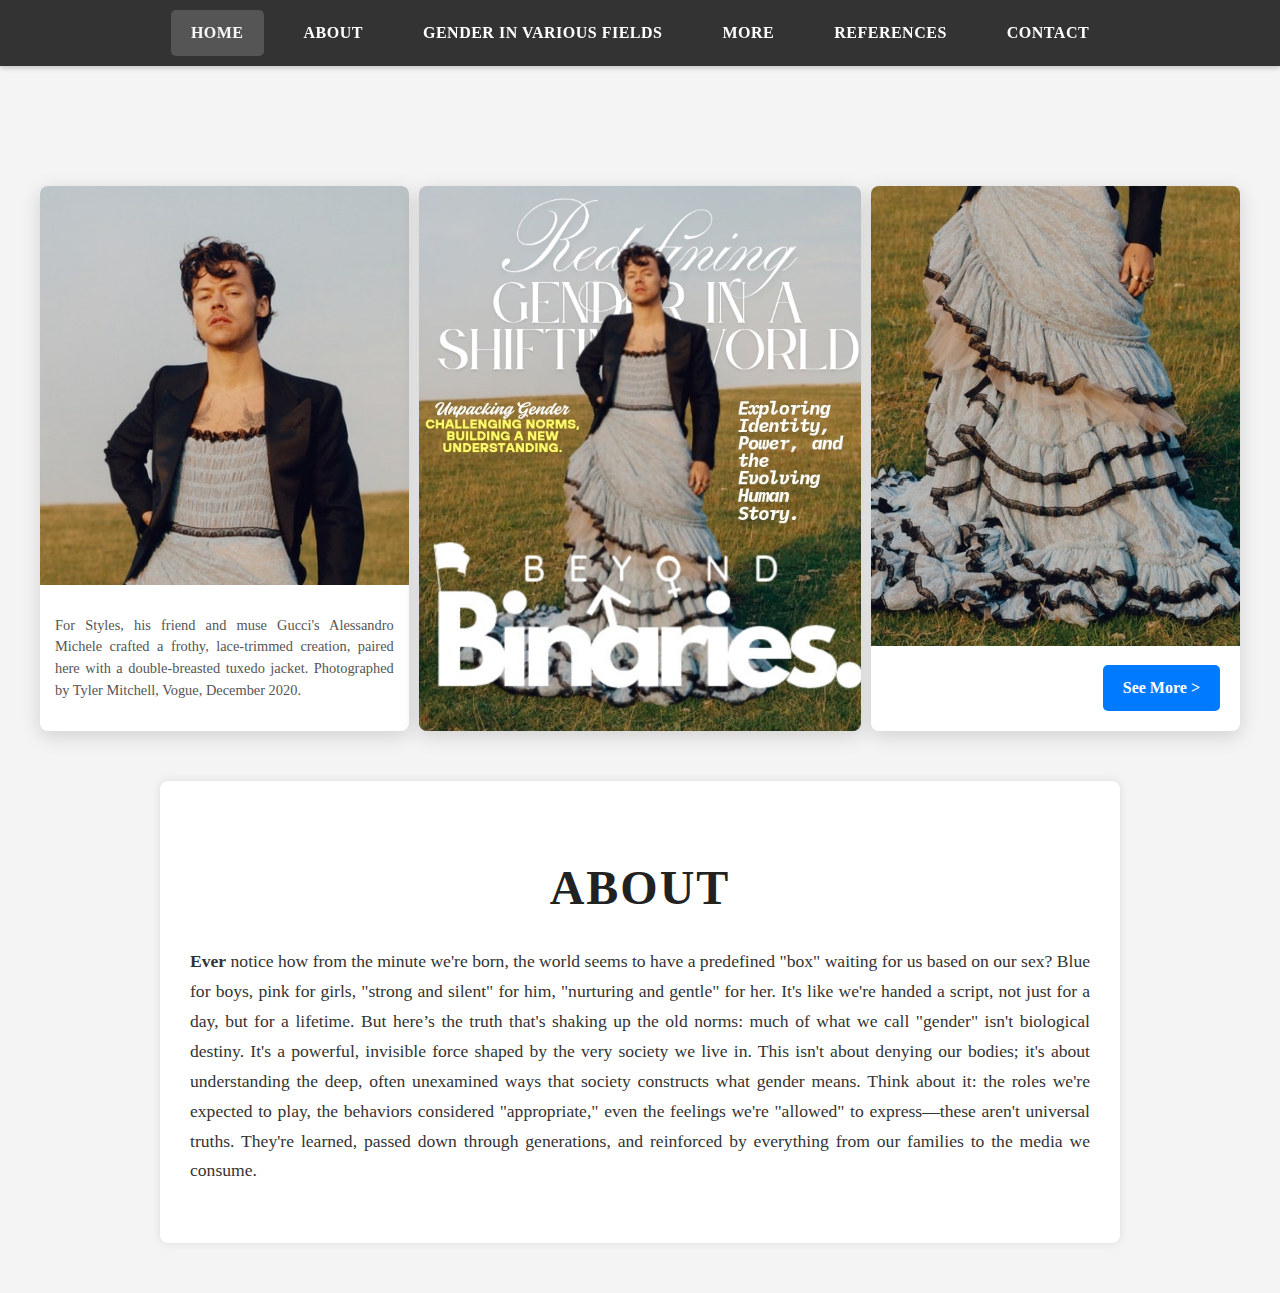
<file: index.html>
<!DOCTYPE html>
<html lang="en">
<head>
    <meta charset="UTF-8">
    <meta name="viewport" content="width=device-width, initial-scale=1.0">
    <title>BEYOND Binaries.</title>
    <link rel="stylesheet" href="styles.css">
</head>
<body class="cover-page">
    <nav>
        <a href="index.html" class="active">Home</a>
        <a href="navbar/about.html">About</a>
        <a href="navbar/gender-in-various-fields.html">Gender in Various Fields</a>
        <a href="navbar/more.html">More</a>
        <a href="navbar/references.html">References</a>
        <a href="navbar/contact.html">Contact</a>
    </nav>

    <header class="magazine-cover-header">
        <div class="magazine-title-container">
            
        </div>
        <div class="magazine-cover-content">
            <div class="cover-image-left">
                <img src="images/harry_styles.jpg" alt="Harry Styles in a dress and tuxedo jacket.">
                <p>For Styles, his friend and muse Gucci&#39;s Alessandro Michele crafted a frothy, lace-trimmed creation, paired here with a double-breasted tuxedo jacket. Photographed by Tyler Mitchell, Vogue, December 2020.</p>
            </div>
            <div class="cover-article-preview">
                <img src="images/redefining_gender_preview.jpg" alt="Magazine preview image with 'Redefining Gender in a Shifting World' text">
                <div class="cover-text-overlay">
                   
                </div>
            </div>
            <div class="cover-image-right">
                <img src="images/ruffle_dress_detail.jpg" alt="Detail of a ruffled dress.">
                <a href="contents/content1.html" class="see-more-btn">See More ></a>
            </div>
        </div>
    </header>

    <main class="cover-intro-section">
        <h2 class="section-title">ABOUT</h2>
        <p><strong>Ever</strong> notice how from the minute we're born, the world seems to have a predefined "box" waiting for us based on our sex? Blue for boys, pink for girls, "strong and silent" for him, "nurturing and gentle" for her. It's like we're handed a script, not just for a day, but for a lifetime. But here’s the truth that's shaking up the old norms: much of what we call "gender" isn't biological destiny. It's a powerful, invisible force shaped by the very society we live in. This isn't about denying our bodies; it's about understanding the deep, often unexamined ways that society constructs what gender means. Think about it: the roles we're expected to play, the behaviors considered "appropriate," even the feelings we're "allowed" to express—these aren't universal truths. They're learned, passed down through generations, and reinforced by everything from our families to the media we consume. </p>
    </main>
</body>
</html>
</file>
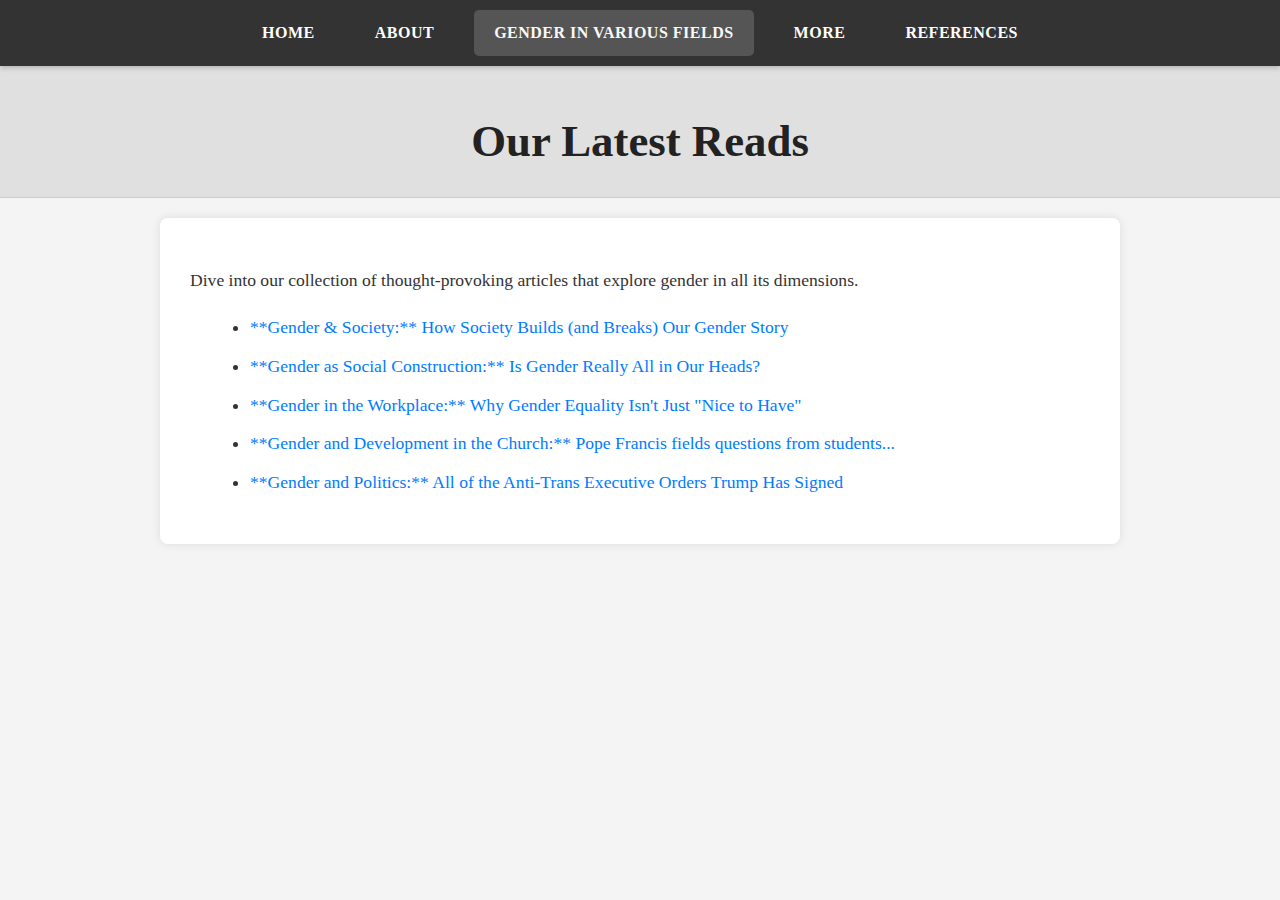
<file: contents.html>
<!DOCTYPE html>
<html lang="en">
<head>
    <meta charset="UTF-8">
    <meta name="viewport" content="width=device-width, initial-scale=1.0">
    <title>Contents - BEYOND Binaries.</title>
    <link rel="stylesheet" href="styles.css">
</head>
<body>
    <nav>
        <a href="index.html">Home</a>
        <a href="navbar/about.html">About</a>
        <a href="navbar/gender-in-various-fields.html" class="active">Gender in Various Fields</a>
        <a href="navbar/more.html">More</a>
        <a href="navbar/references.html">References</a>
    </nav>
    <header class="page-header">
        <h1>Our Latest Reads</h1>
    </header>
    <main class="page-content">
        <p>Dive into our collection of thought-provoking articles that explore gender in all its dimensions.</p>
        <ul class="content-list">
            <li><a href="contents/content_1.html">**Gender & Society:** How Society Builds (and Breaks) Our Gender Story</a></li>
            <li><a href="contents/content_2.html">**Gender as Social Construction:** Is Gender Really All in Our Heads?</a></li>
            <li><a href="contents/content_3.html">**Gender in the Workplace:** Why Gender Equality Isn't Just "Nice to Have"</a></li>
            <li><a href="contents/content_4.html">**Gender and Development in the Church:** Pope Francis fields questions from students...</a></li>
            <li><a href="contents/content_5.html">**Gender and Politics:** All of the Anti-Trans Executive Orders Trump Has Signed</a></li>
        </ul>
    </main>
</body>
</html>
</file>
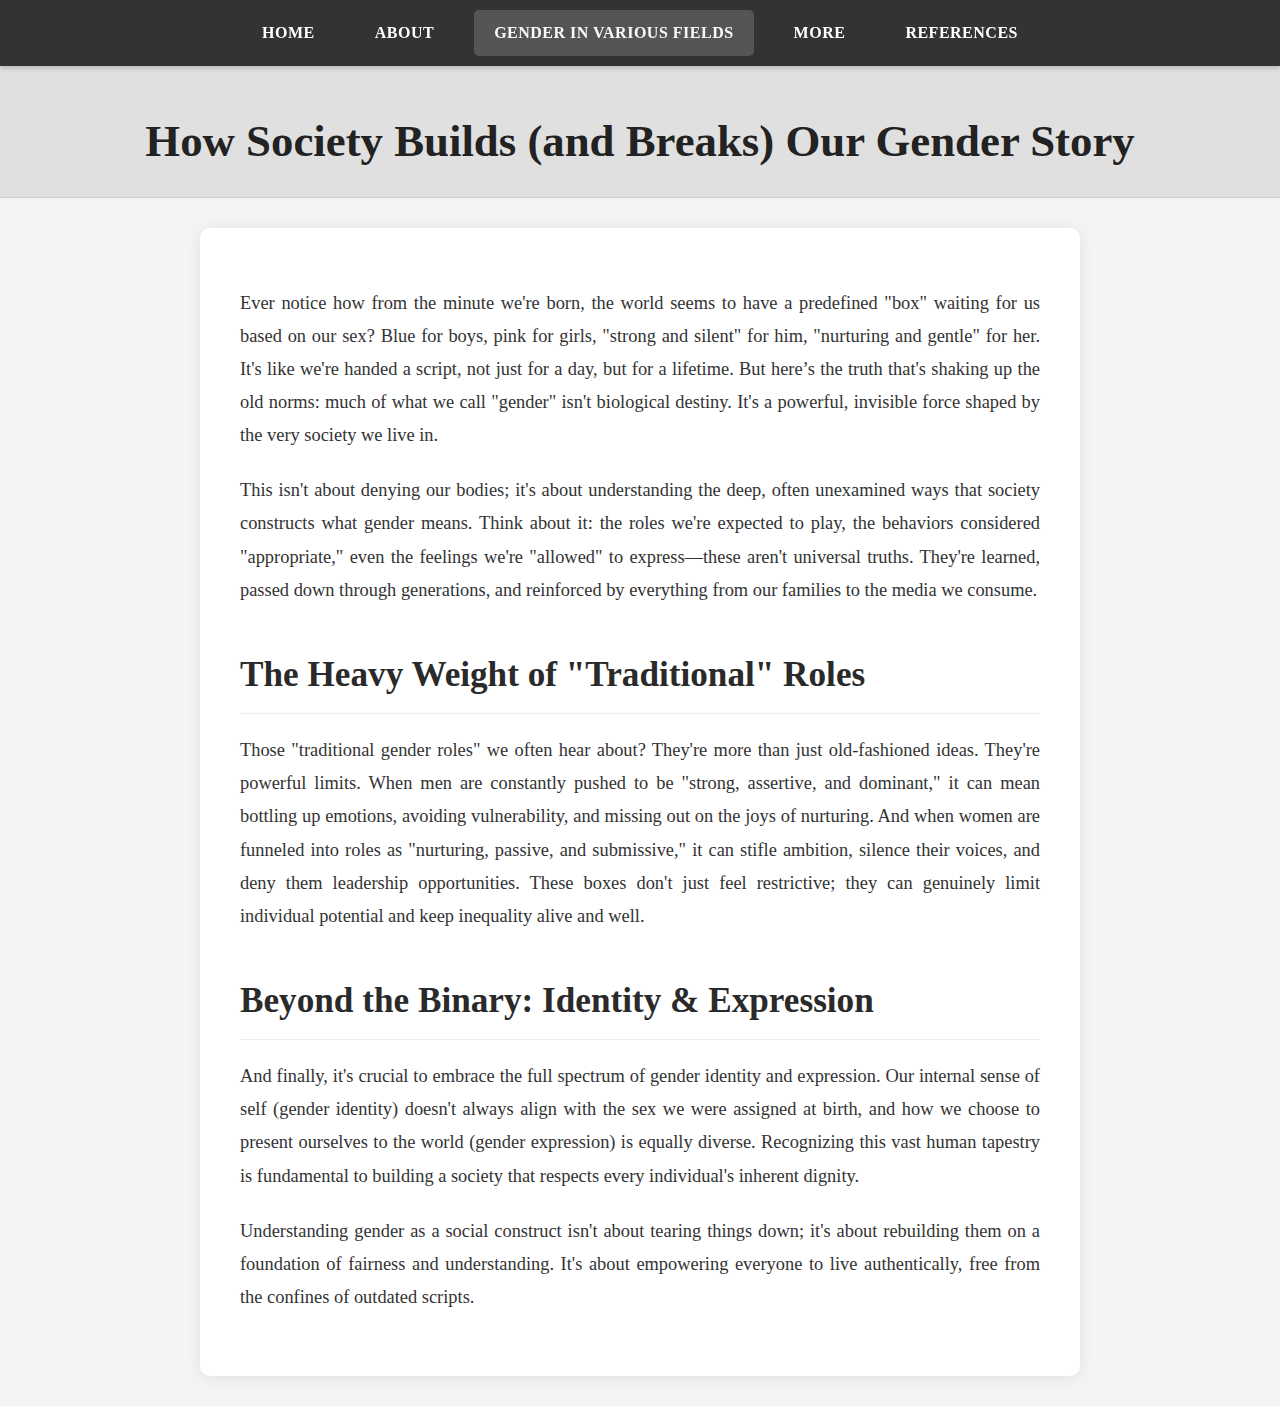
<file: contents/content_1.html>
<!DOCTYPE html>
<html lang="en">
<head>
    <meta charset="UTF-8">
    <meta name="viewport" content="width=device-width, initial-scale=1.0">
    <title>Gender & Society - BEYOND Binaries.</title>
    <link rel="stylesheet" href="../styles.css">
</head>
<body>
    <nav>
        <a href="../index.html">Home</a>
        <a href="../navbar/about.html">About</a>
        <a href="../navbar/gender-in-various-fields.html" class="active">Gender in Various Fields</a>
        <a href="../navbar/more.html">More</a>
        <a href="../navbar/references.html">References</a>
    </nav>
    <header class="page-header">
        <h1>How Society Builds (and Breaks) Our Gender Story</h1>
    </header>
    <main class="article-content">
        <p>Ever notice how from the minute we're born, the world seems to have a predefined "box" waiting for us based on our sex? Blue for boys, pink for girls, "strong and silent" for him, "nurturing and gentle" for her. It's like we're handed a script, not just for a day, but for a lifetime. But here’s the truth that's shaking up the old norms: much of what we call "gender" isn't biological destiny. It's a powerful, invisible force shaped by the very society we live in.</p>

        <p>This isn't about denying our bodies; it's about understanding the deep, often unexamined ways that society constructs what gender means. Think about it: the roles we're expected to play, the behaviors considered "appropriate," even the feelings we're "allowed" to express—these aren't universal truths. They're learned, passed down through generations, and reinforced by everything from our families to the media we consume.</p>

        <h2>The Heavy Weight of "Traditional" Roles</h2>
        <p>Those "traditional gender roles" we often hear about? They're more than just old-fashioned ideas. They're powerful limits. When men are constantly pushed to be "strong, assertive, and dominant," it can mean bottling up emotions, avoiding vulnerability, and missing out on the joys of nurturing. And when women are funneled into roles as "nurturing, passive, and submissive," it can stifle ambition, silence their voices, and deny them leadership opportunities. These boxes don't just feel restrictive; they can genuinely limit individual potential and keep inequality alive and well.</p>

        <h2>Beyond the Binary: Identity & Expression</h2>
        <p>And finally, it's crucial to embrace the full spectrum of gender identity and expression. Our internal sense of self (gender identity) doesn't always align with the sex we were assigned at birth, and how we choose to present ourselves to the world (gender expression) is equally diverse. Recognizing this vast human tapestry is fundamental to building a society that respects every individual's inherent dignity.</p>

        <p>Understanding gender as a social construct isn't about tearing things down; it's about rebuilding them on a foundation of fairness and understanding. It's about empowering everyone to live authentically, free from the confines of outdated scripts.</p>
    </main>
</body>
</html>
</file>
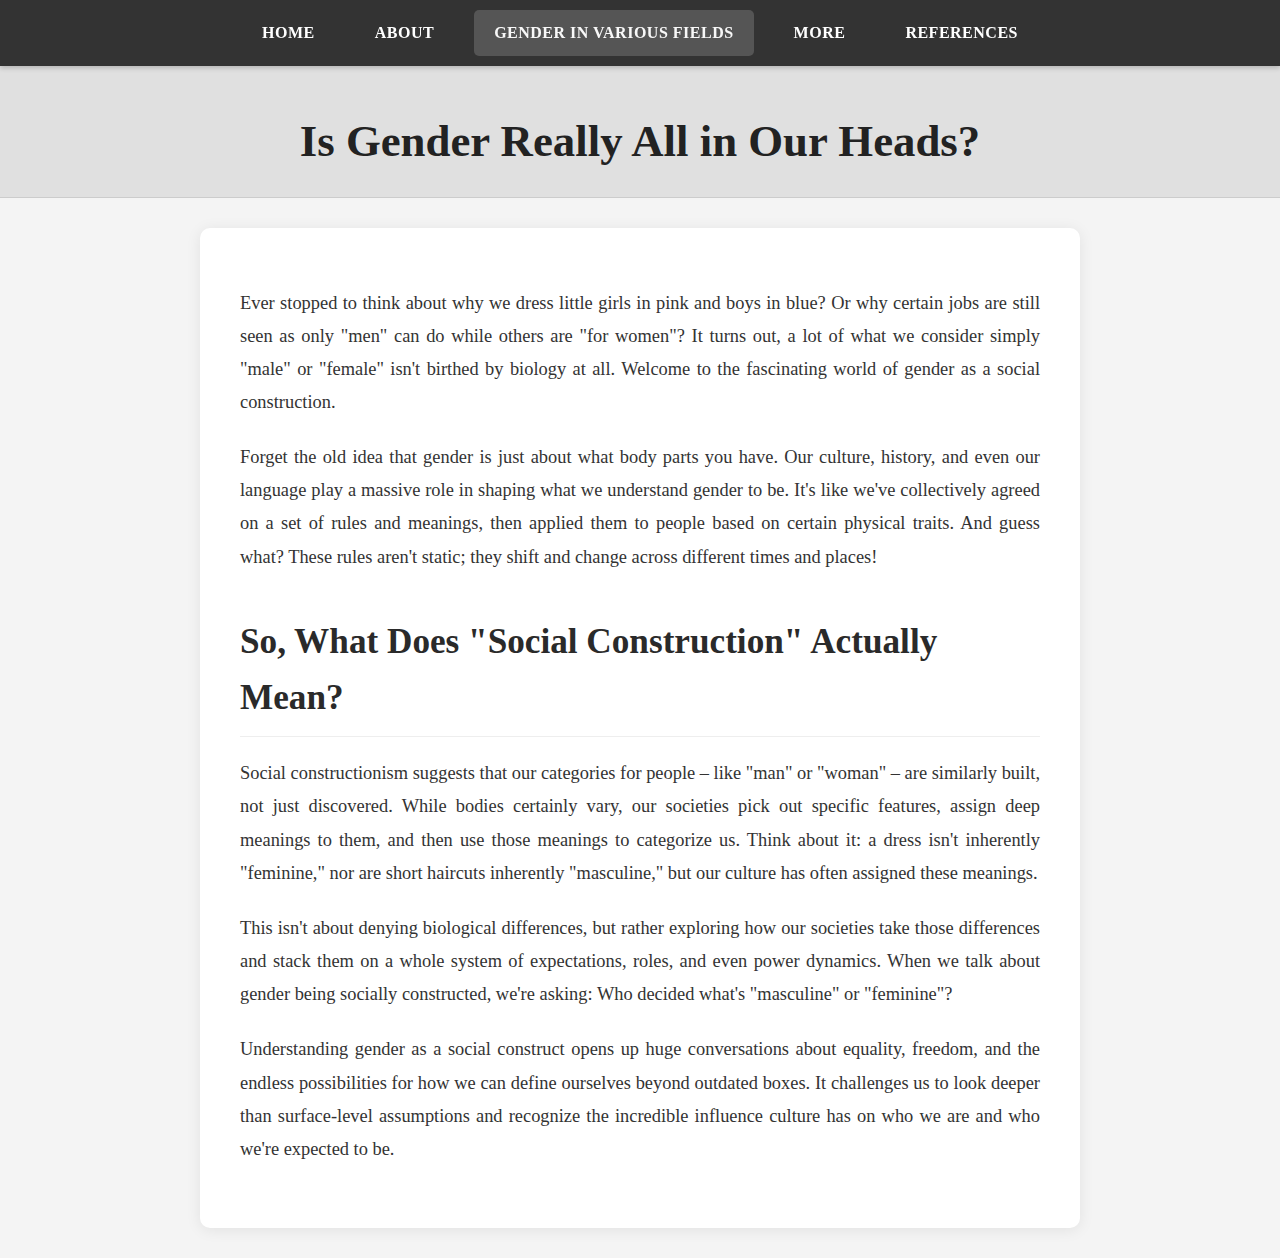
<file: contents/content_2.html>
<!DOCTYPE html>
<html lang="en">
<head>
    <meta charset="UTF-8">
    <meta name="viewport" content="width=device-width, initial-scale=1.0">
    <title>Gender as Social Construction - BEYOND Binaries.</title>
    <link rel="stylesheet" href="../styles.css">
</head>
<body>
    <nav>
        <a href="../index.html">Home</a>
        <a href="../navbar/about.html">About</a>
        <a href="../navbar/gender-in-various-fields.html" class="active">Gender in Various Fields</a>
        <a href="../navbar/more.html">More</a>
        <a href="../navbar/references.html">References</a>
    </nav>
    <header class="page-header">
        <h1>Is Gender Really All in Our Heads?</h1>
    </header>
    <main class="article-content">
        <p>Ever stopped to think about why we dress little girls in pink and boys in blue? Or why certain jobs are still seen as only "men" can do while others are "for women"? It turns out, a lot of what we consider simply "male" or "female" isn't birthed by biology at all. Welcome to the fascinating world of gender as a social construction.</p>

        <p>Forget the old idea that gender is just about what body parts you have. Our culture, history, and even our language play a massive role in shaping what we understand gender to be. It's like we've collectively agreed on a set of rules and meanings, then applied them to people based on certain physical traits. And guess what? These rules aren't static; they shift and change across different times and places!</p>

        <h2>So, What Does "Social Construction" Actually Mean?</h2>
        <p>Social constructionism suggests that our categories for people – like "man" or "woman" – are similarly built, not just discovered. While bodies certainly vary, our societies pick out specific features, assign deep meanings to them, and then use those meanings to categorize us. Think about it: a dress isn't inherently "feminine," nor are short haircuts inherently "masculine," but our culture has often assigned these meanings.</p>

        <p>This isn't about denying biological differences, but rather exploring how our societies take those differences and stack them on a whole system of expectations, roles, and even power dynamics. When we talk about gender being socially constructed, we're asking: Who decided what's "masculine" or "feminine"?</p>

        <p>Understanding gender as a social construct opens up huge conversations about equality, freedom, and the endless possibilities for how we can define ourselves beyond outdated boxes. It challenges us to look deeper than surface-level assumptions and recognize the incredible influence culture has on who we are and who we're expected to be.</p>
    </main>
</body>
</html>
</file>
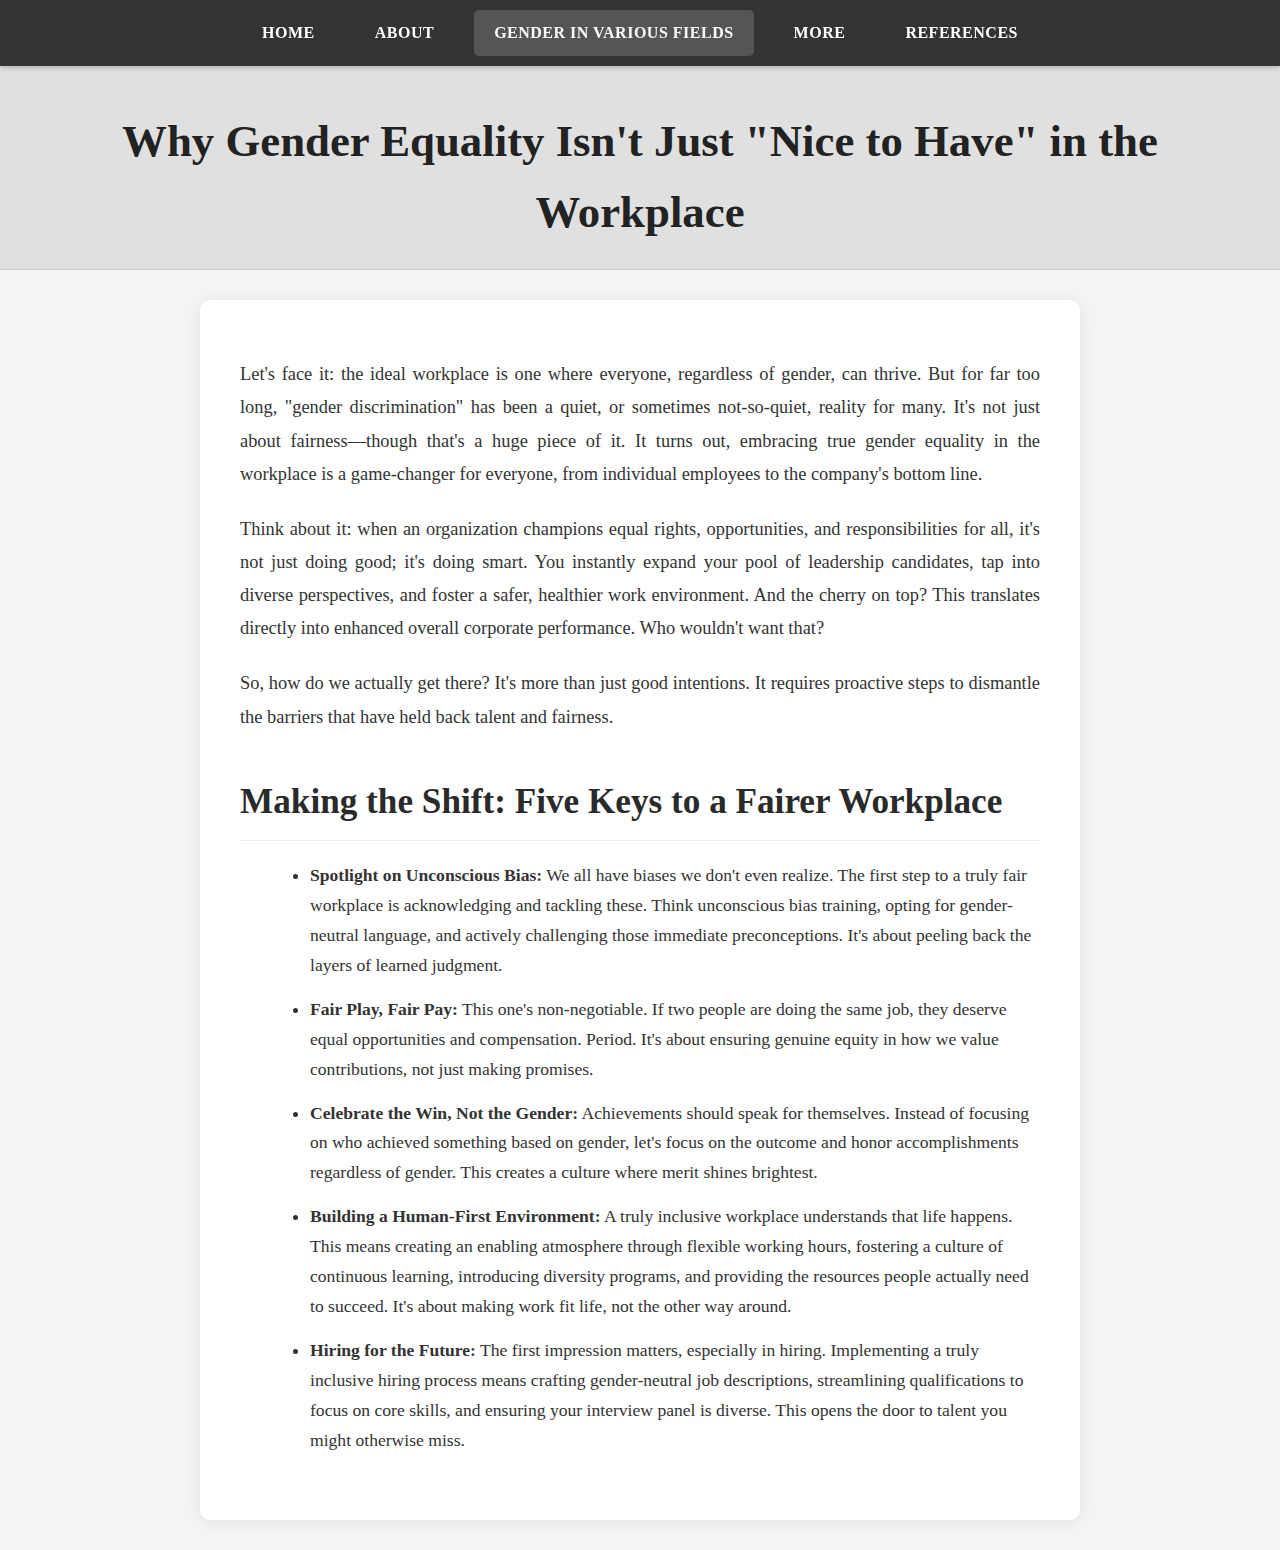
<file: contents/content_3.html>
<!DOCTYPE html>
<html lang="en">
<head>
    <meta charset="UTF-8">
    <meta name="viewport" content="width=device-width, initial-scale=1.0">
    <title>Gender in the Workplace - BEYOND Binaries.</title>
    <link rel="stylesheet" href="../styles.css">
</head>
<body>
    <nav>
        <a href="../index.html">Home</a>
        <a href="../navbar/about.html">About</a>
        <a href="../navbar/gender-in-various-fields.html" class="active">Gender in Various Fields</a>
        <a href="../navbar/more.html">More</a>
        <a href="../navbar/references.html">References</a>
    </nav>
    <header class="page-header">
        <h1>Why Gender Equality Isn't Just "Nice to Have" in the Workplace</h1>
    </header>
    <main class="article-content">
        <p>Let's face it: the ideal workplace is one where everyone, regardless of gender, can thrive. But for far too long, "gender discrimination" has been a quiet, or sometimes not-so-quiet, reality for many. It's not just about fairness—though that's a huge piece of it. It turns out, embracing true gender equality in the workplace is a game-changer for everyone, from individual employees to the company's bottom line.</p>

        <p>Think about it: when an organization champions equal rights, opportunities, and responsibilities for all, it's not just doing good; it's doing smart. You instantly expand your pool of leadership candidates, tap into diverse perspectives, and foster a safer, healthier work environment. And the cherry on top? This translates directly into enhanced overall corporate performance. Who wouldn't want that?</p>

        <p>So, how do we actually get there? It's more than just good intentions. It requires proactive steps to dismantle the barriers that have held back talent and fairness.</p>

        <h2>Making the Shift: Five Keys to a Fairer Workplace</h2>
        <ul>
            <li><strong>Spotlight on Unconscious Bias:</strong> We all have biases we don't even realize. The first step to a truly fair workplace is acknowledging and tackling these. Think unconscious bias training, opting for gender-neutral language, and actively challenging those immediate preconceptions. It's about peeling back the layers of learned judgment.</li>
            <li><strong>Fair Play, Fair Pay:</strong> This one's non-negotiable. If two people are doing the same job, they deserve equal opportunities and compensation. Period. It's about ensuring genuine equity in how we value contributions, not just making promises.</li>
            <li><strong>Celebrate the Win, Not the Gender:</strong> Achievements should speak for themselves. Instead of focusing on who achieved something based on gender, let's focus on the outcome and honor accomplishments regardless of gender. This creates a culture where merit shines brightest.</li>
            <li><strong>Building a Human-First Environment:</strong> A truly inclusive workplace understands that life happens. This means creating an enabling atmosphere through flexible working hours, fostering a culture of continuous learning, introducing diversity programs, and providing the resources people actually need to succeed. It's about making work fit life, not the other way around.</li>
            <li><strong>Hiring for the Future:</strong> The first impression matters, especially in hiring. Implementing a truly inclusive hiring process means crafting gender-neutral job descriptions, streamlining qualifications to focus on core skills, and ensuring your interview panel is diverse. This opens the door to talent you might otherwise miss.</li>
        </ul>
    </main>
</body>
</html>
</file>
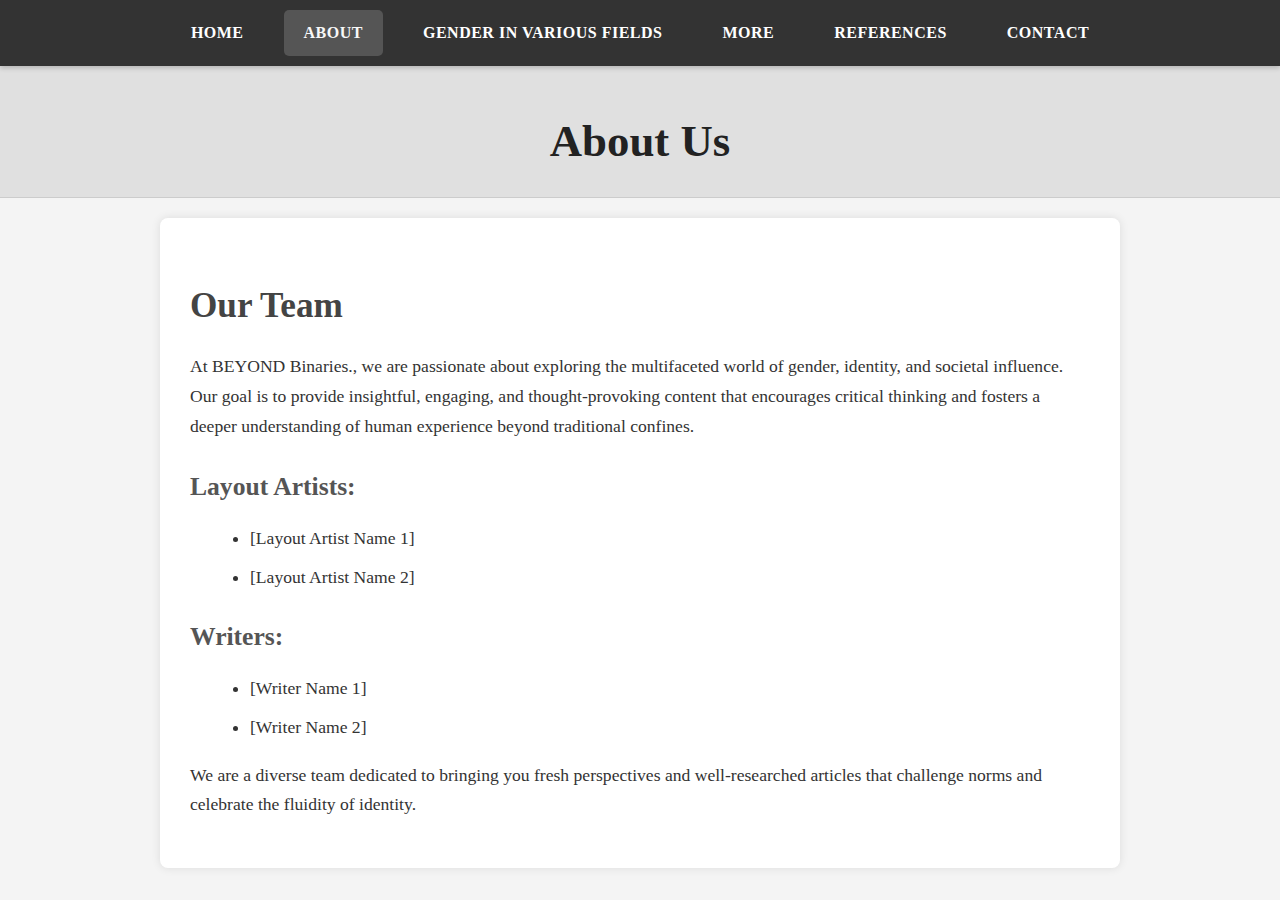
<file: navbar/about.html>
<!DOCTYPE html>
<html lang="en">
<head>
    <meta charset="UTF-8">
    <meta name="viewport" content="width=device-width, initial-scale=1.0">
    <title>About Us - BEYOND Binaries.</title>
    <link rel="stylesheet" href="../styles.css">
</head>
<body>
    <nav>
        <a href="../index.html">Home</a>
        <a href="about.html" class="active">About</a>
        <a href="gender-in-various-fields.html">Gender in Various Fields</a>
        <a href="more.html">More</a>
        <a href="references.html">References</a>
        <a href="contact.html">Contact</a>
    </nav>
    <header class="page-header">
        <h1>About Us</h1>
    </header>
    <main class="page-content">
        <h2>Our Team</h2>
        <p>At BEYOND Binaries., we are passionate about exploring the multifaceted world of gender, identity, and societal influence. Our goal is to provide insightful, engaging, and thought-provoking content that encourages critical thinking and fosters a deeper understanding of human experience beyond traditional confines.</p>
        
        <h3>Layout Artists:</h3>
        <ul>
            <li>[Layout Artist Name 1]</li>
            <li>[Layout Artist Name 2]</li>
            </ul>
        
        <h3>Writers:</h3>
        <ul>
            <li>[Writer Name 1]</li>
            <li>[Writer Name 2]</li>
            </ul>
        <p>We are a diverse team dedicated to bringing you fresh perspectives and well-researched articles that challenge norms and celebrate the fluidity of identity.</p>
    </main>
</body>
</html>
</file>
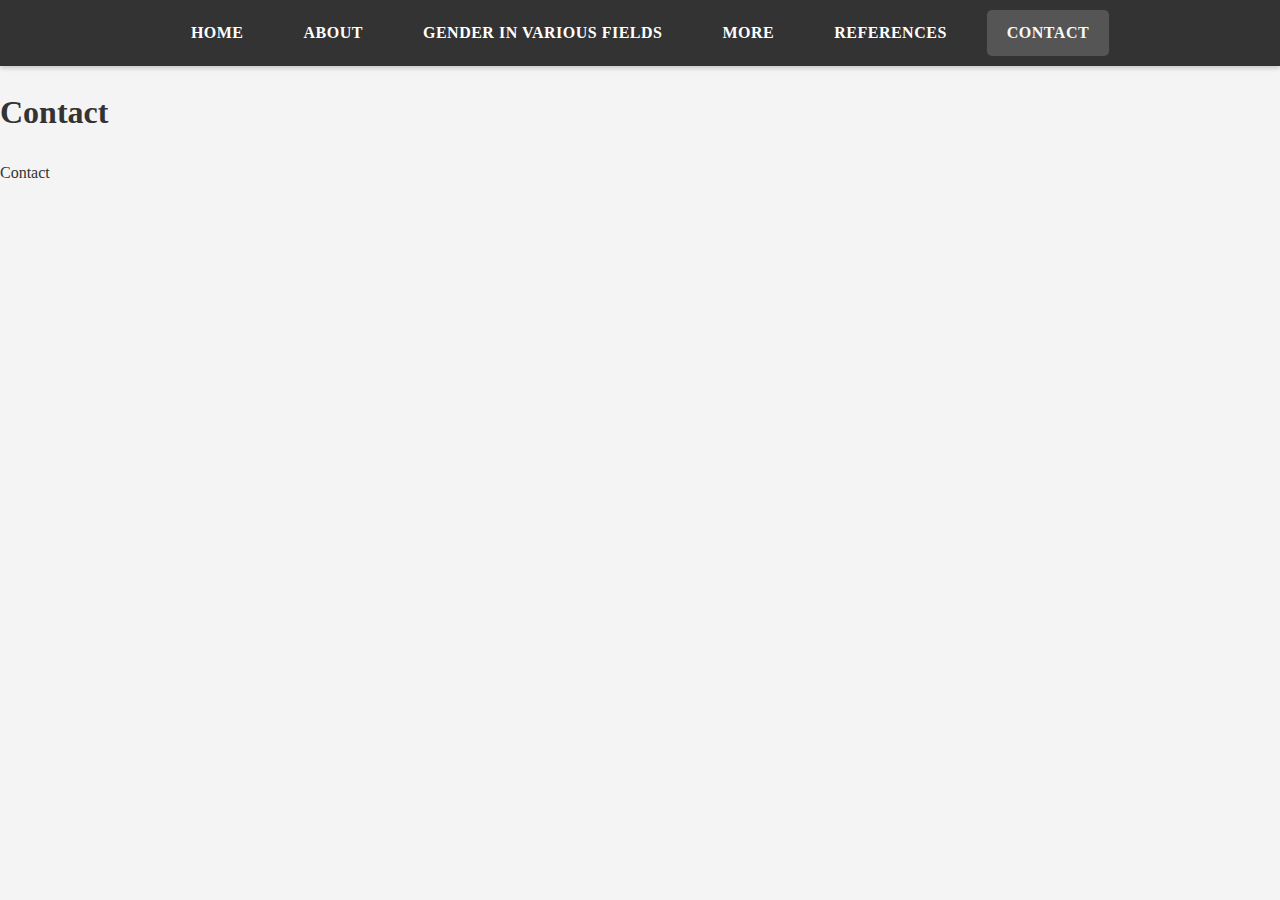
<file: navbar/contact.html>
<!DOCTYPE html>
<html lang="en">
<head>
    <meta charset="UTF-8">
    <meta name="viewport" content="width=device-width, initial-scale=1.0">
    <title>Contact</title>
    <link rel="stylesheet" href="../styles.css">
</head>
<body>
    <nav>
        <a href="../index.html">Home</a>
        <a href="about.html">About</a>
        <a href="gender-in-various-fields.html">Gender in Various Fields</a>
        <a href="more.html">More</a>
        <a href="references.html">References</a>
        <a href="contact.html" class="active">Contact</a>
    </nav>
    <header>
        <h1>Contact</h1>
    </header>
    <main>
        <p>Contact</p>
    </main>
</body>
</html>
</file>
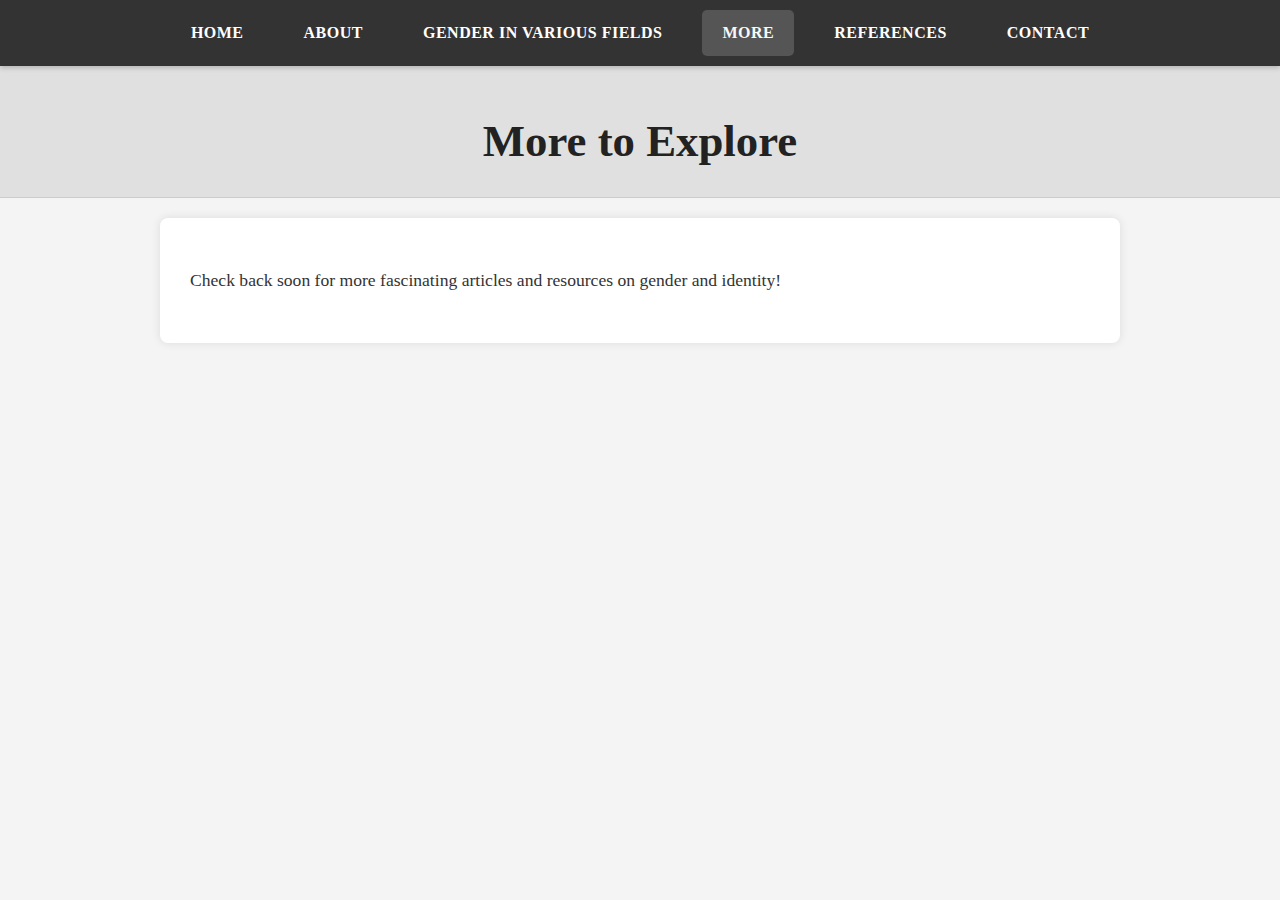
<file: navbar/more.html>
<!DOCTYPE html>
<html lang="en">
<head>
    <meta charset="UTF-8">
    <meta name="viewport" content="width=device-width, initial-scale=1.0">
    <title>More - BEYOND Binaries.</title>
    <link rel="stylesheet" href="../styles.css">
</head>
<body>
    <nav>
        <a href="../index.html">Home</a>
        <a href="about.html">About</a>
        <a href="gender-in-various-fields.html">Gender in Various Fields</a>
        <a href="more.html" class="active">More</a>
        <a href="references.html">References</a>
        <a href="contact.html">Contact</a>
    </nav>
    <header class="page-header">
        <h1>More to Explore</h1>
    </header>
    <main class="page-content">
        <p>Check back soon for more fascinating articles and resources on gender and identity!</p>
        </main>
</body>
</html>
</file>
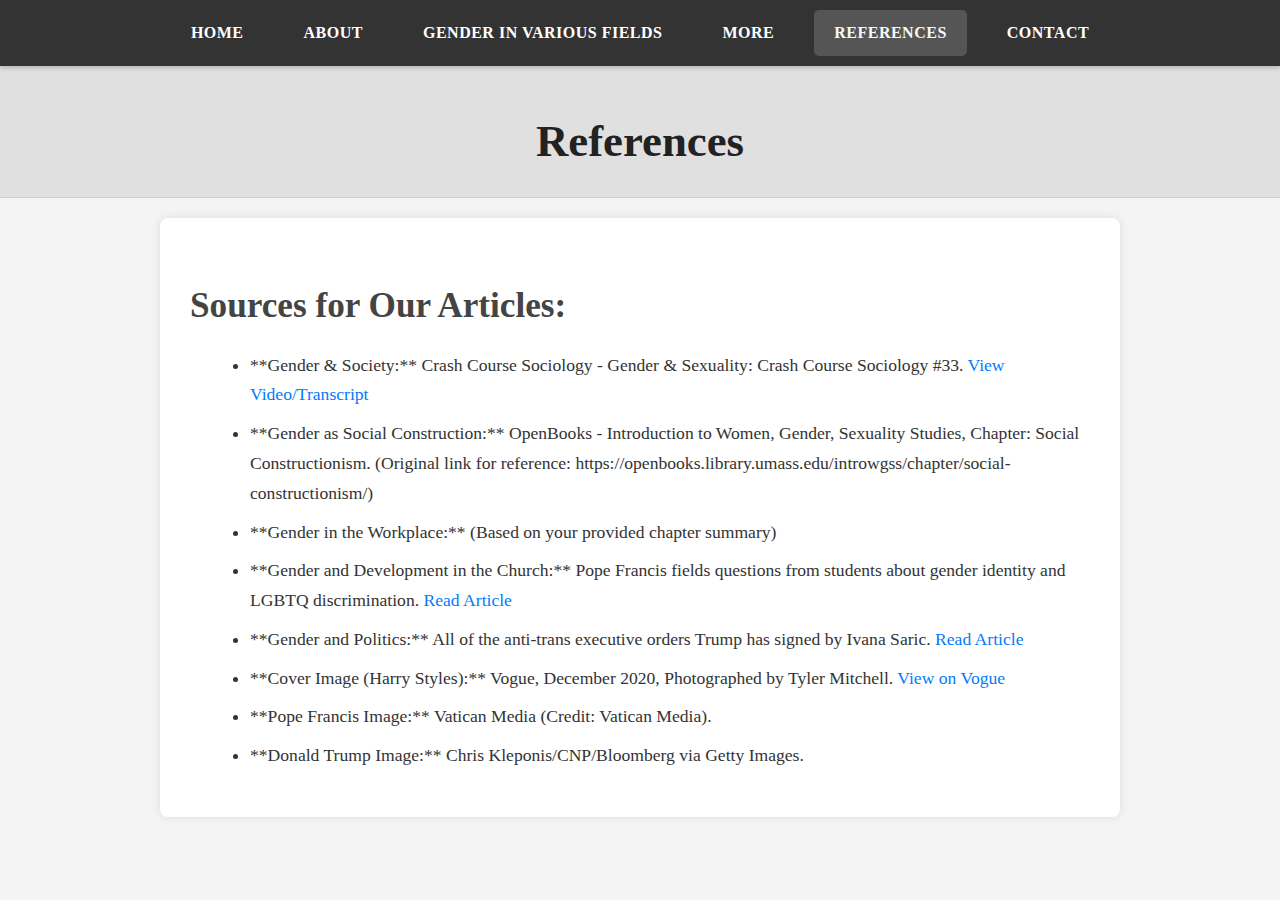
<file: navbar/references.html>
<!DOCTYPE html>
<html lang="en">
<head>
    <meta charset="UTF-8">
    <meta name="viewport" content="width=device-width, initial-scale=1.0">
    <title>References - BEYOND Binaries.</title>
    <link rel="stylesheet" href="../styles.css">
</head>
<body>
    <nav>
        <a href="../index.html">Home</a>
        <a href="about.html">About</a>
        <a href="gender-in-various-fields.html">Gender in Various Fields</a>
        <a href="more.html">More</a>
        <a href="references.html" class="active">References</a>
        <a href="contact.html">Contact</a>
    </nav>
    <header class="page-header">
        <h1>References</h1>
    </header>
    <main class="page-content">
        <h2>Sources for Our Articles:</h2>
        <ul>
            <li>**Gender & Society:** Crash Course Sociology - Gender & Sexuality: Crash Course Sociology #33. <a href="https://www.youtube.com/watch?v=p5AEjP1hX_g" target="_blank">View Video/Transcript</a></li>
            <li>**Gender as Social Construction:** OpenBooks - Introduction to Women, Gender, Sexuality Studies, Chapter: Social Constructionism. (Original link for reference: https://openbooks.library.umass.edu/introwgss/chapter/social-constructionism/)</li>
            <li>**Gender in the Workplace:** (Based on your provided chapter summary)</li>
            <li>**Gender and Development in the Church:** Pope Francis fields questions from students about gender identity and LGBTQ discrimination. <a href="https://www.catholicnewsagency.com/news/258061/pope-francis-fields-questions-from-students-about-gender-identity-and-lgbtq-discrimination" target="_blank">Read Article</a></li>
            <li>**Gender and Politics:** All of the anti-trans executive orders Trump has signed by Ivana Saric. <a href="https://www.axios.com/2025/02/05/anti-trans-executive-orders-trump" target="_blank">Read Article</a></li>
            <li>**Cover Image (Harry Styles):** Vogue, December 2020, Photographed by Tyler Mitchell. <a href="https://www.vogue.com/article/harry-styles-cover-december-2020" target="_blank">View on Vogue</a></li>
            <li>**Pope Francis Image:** Vatican Media (Credit: Vatican Media).</li>
            <li>**Donald Trump Image:** Chris Kleponis/CNP/Bloomberg via Getty Images.</li>
        </ul>
    </main>
</body>
</html>
</file>
<file: styles.css>
body {
    font-family: 'Times New Roman', Times, serif; /* Changed to a more classic magazine font */
    margin: 0;
    padding: 0;
    background-color: #f4f4f4;
    color: #333;
    line-height: 1.6;
}

/* --- Navigation Bar --- */
nav {
    display: flex;
    justify-content: center; /* Center the nav items */
    background-color: #333;
    padding: 10px 0;
    box-shadow: 0 2px 5px rgba(0,0,0,0.2);
    position: sticky; /* Makes nav bar stick to top */
    top: 0;
    z-index: 1000; /* Ensures it stays on top of other content */
}

nav a {
    color: white;
    text-decoration: none;
    padding: 10px 20px; /* More padding for bigger touch area */
    margin: 0 10px; /* Space between links */
    transition: background-color 0.3s ease, color 0.3s ease;
    font-weight: bold;
    text-transform: uppercase;
    letter-spacing: 0.5px;
}

nav a.active, nav a:hover {
    background-color: #555;
    border-radius: 5px; /* Slightly softer corners */
    color: #f8f8f8;
}

/* --- General Page Layout (for About, Contents, Articles) --- */
.page-header {
    text-align: center;
    padding: 40px 20px 20px;
    background-color: #e0e0e0;
    margin-bottom: 20px;
    border-bottom: 1px solid #ccc;
}

.page-header h1 {
    font-size: 2.8em;
    color: #222;
    margin: 0;
    font-family: 'Georgia', serif;
}

.page-content {
    max-width: 900px;
    margin: 20px auto;
    padding: 0 20px;
    background-color: #fff;
    box-shadow: 0 0 10px rgba(0,0,0,0.1);
    border-radius: 8px;
    padding: 30px;
}

.page-content h2 {
    font-size: 2.2em;
    color: #444;
    margin-top: 30px;
    margin-bottom: 15px;
    font-family: 'Georgia', serif;
}

.page-content h3 {
    font-size: 1.6em;
    color: #555;
    margin-top: 25px;
    margin-bottom: 10px;
    font-family: 'Georgia', serif;
}

.page-content p {
    margin-bottom: 1em;
    font-size: 1.1em;
    line-height: 1.7;
}

.page-content ul {
    list-style-type: disc;
    margin-left: 20px;
    margin-bottom: 1em;
}

.page-content ul li {
    margin-bottom: 0.5em;
    font-size: 1.1em;
    line-height: 1.7;
}

.page-content a {
    color: #007BFF;
    text-decoration: none;
}

.page-content a:hover {
    text-decoration: underline;
}

/* --- Article Specific Styling --- */
.article-content {
    max-width: 800px; /* Slightly narrower for readability */
    margin: 30px auto;
    padding: 40px;
    background-color: #ffffff;
    box-shadow: 0 2px 15px rgba(0,0,0,0.08);
    border-radius: 10px;
}

.article-content h1 {
    font-size: 3em;
    color: #1a1a1a;
    text-align: center;
    margin-bottom: 30px;
    font-family: 'Playfair Display', serif; /* A more "magazine" headline font */
}

.article-content h2 {
    font-size: 2.2em;
    color: #2a2a2a;
    margin-top: 40px;
    margin-bottom: 20px;
    border-bottom: 1px solid #eee;
    padding-bottom: 10px;
    font-family: 'Playfair Display', serif;
}

.article-content h3 {
    font-size: 1.8em;
    color: #3a3a3a;
    margin-top: 30px;
    margin-bottom: 15px;
    font-family: 'Playfair Display', serif;
}

.article-content p {
    font-size: 1.15em;
    line-height: 1.8;
    margin-bottom: 1.2em;
    text-align: justify; /* Justify text for a magazine look */
}

.article-content ul {
    list-style-type: disc;
    margin-left: 30px;
    margin-bottom: 1.5em;
}

.article-content ul li {
    margin-bottom: 0.8em;
    font-size: 1.1em;
    line-height: 1.7;
}

.article-quote {
    background-color: #f9f9f9;
    border-left: 5px solid #007BFF;
    margin: 2em 0;
    padding: 1.5em 2em;
    font-style: italic;
    color: #555;
    font-size: 1.1em;
    line-height: 1.6;
    quotes: "“" "”" "‘" "’";
}

.article-quote::before {
    color: #007BFF;
    content: open-quote;
    font-size: 3em;
    line-height: 0.1em;
    margin-right: 0.25em;
    vertical-align: -0.4em;
}

/* Image styling within articles */
.article-image-float-right {
    float: right;
    margin: 10px 0 20px 30px;
    max-width: 40%; /* Adjust as needed */
    box-shadow: 0 4px 8px rgba(0,0,0,0.1);
    border-radius: 5px;
    overflow: hidden; /* Contains caption */
}

.article-image-float-right img {
    width: 100%;
    height: auto;
    display: block;
}

.article-image-float-right figcaption {
    font-size: 0.85em;
    color: #666;
    padding: 10px;
    background-color: #f0f0f0;
    text-align: center;
}

.article-image-full-width {
    margin: 30px 0;
    width: 100%;
    max-width: 100%;
    box-shadow: 0 4px 8px rgba(0,0,0,0.1);
    border-radius: 5px;
    overflow: hidden;
    text-align: center; /* Center image if smaller than 100% */
}

.article-image-full-width img {
    width: 100%;
    height: auto;
    display: block;
}

.article-image-full-width figcaption {
    font-size: 0.85em;
    color: #666;
    padding: 10px;
    background-color: #f0f0f0;
    text-align: center;
}

/* Clearfix for floating images */
.article-content::after {
    content: "";
    display: table;
    clear: both;
}

/* --- Cover Page Specific Styling (mimicking web.JPG) --- */
.cover-page body {
    background-color: #f4f4f4; /* Match background outside cover box */
    display: flex;
    flex-direction: column;
    min-height: 100vh;
}

.magazine-cover-header {
    display: flex;
    justify-content: center; /* Center the main cover content */
    align-items: flex-start;
    padding-top: 20px;
    flex-grow: 1; /* Allows header to take available space */
    position: relative; /* For absolute positioning of elements */
}

.magazine-title-container {
    position: absolute;
    top: 60px; /* Adjust based on nav height and desired position */
    left: 50%;
    transform: translateX(-50%);
    z-index: 500; /* Above images but below nav */
    color: #fff; /* Title on top of images should be white */
    font-family: 'Georgia', serif; /* Distinct font for magazine title */
    font-size: 2.5em; /* Adjust size as needed */
    text-align: center;
    line-height: 0.9;
    letter-spacing: 2px;
    font-weight: bold;
    text-shadow: 2px 2px 5px rgba(0,0,0,0.5);
}

.magazine-title-container h1 {
    margin: 0;
    text-transform: uppercase;
}

.magazine-title-overlay { /* Specific for the title shown *on* the center image */
    position: absolute;
    top: 45%; /* Adjust to vertically center on the image */
    left: 50%; /* Adjust to horizontally center on the image */
    transform: translate(-50%, -50%);
    z-index: 501; /* Slightly higher than other cover elements */
    color: #fff;
    font-family: 'Georgia', serif;
    font-size: 3.5em; /* Larger for the main cover title */
    text-align: center;
    line-height: 0.8;
    font-weight: bold;
    text-shadow: 2px 2px 5px rgba(0,0,0,0.7);
    text-transform: uppercase;
    letter-spacing: 3px;
}
.magazine-title-overlay h1 {
    margin: 0;
}


.magazine-cover-content {
    display: flex;
    gap: 10px; /* Space between the three main columns */
    max-width: 1200px; /* Control overall width of the cover display */
    width: 100%;
    align-items: stretch; /* Make columns stretch to same height */
    position: relative;
    top: 100px; /* Adjust to move content down from the top */
}

.cover-image-left,
.cover-article-preview,
.cover-image-right {
    flex: 1; /* Distribute space evenly */
    background-color: #fff;
    box-shadow: 0 5px 20px rgba(0,0,0,0.15);
    border-radius: 8px;
    overflow: hidden;
    position: relative; /* For absolute positioning of text/buttons */
    display: flex;
    flex-direction: column; /* Allows content within to stack */
}

.cover-image-left img,
.cover-image-right img {
    width: 100%;
    height: auto;
    display: block;
    object-fit: cover; /* Ensures image covers area */
    min-height: 250px; /* Ensure images have some height */
}

.cover-image-left p {
    padding: 15px;
    font-size: 0.9em;
    line-height: 1.5;
    color: #555;
    text-align: justify;
}

.cover-article-preview {
    flex: 1.2; /* Make center column slightly wider */
    align-items: center;
    justify-content: center;
    text-align: center;
    background-color: #f0f0f0; /* Default background if image doesn't fill */
}

.cover-article-preview img {
    width: 100%;
    height: 100%; /* Make image fill the div */
    object-fit: cover;
    position: absolute; /* Image acts as background */
    top: 0;
    left: 0;
    z-index: 1;
}

.cover-text-overlay {
    position: relative; /* Keep text above the image */
    z-index: 2;
    color: white; /* Text color for overlay */
    text-shadow: 1px 1px 3px rgba(0,0,0,0.7);
    padding: 20px;
}

.cover-text-overlay h2 {
    font-family: 'Playfair Display', serif;
    font-size: 2.5em;
    line-height: 1;
    margin-bottom: 10px;
    text-transform: uppercase;
    letter-spacing: 1px;
}

.cover-text-overlay p {
    font-size: 1.1em;
    margin-bottom: 5px;
}

.see-more-btn {
    position: absolute;
    bottom: 20px;
    right: 20px;
    background-color: #007BFF;
    color: white;
    padding: 10px 20px;
    text-decoration: none;
    border-radius: 5px;
    font-weight: bold;
    transition: background-color 0.3s ease;
    z-index: 2; /* Ensure button is above images */
}

.see-more-btn:hover {
    background-color: #0056b3;
}

.cover-intro-section {
    max-width: 900px;
    margin: 150px auto 50px auto; /* Push down from the cover content */
    padding: 30px;
    background-color: #fff;
    box-shadow: 0 0 10px rgba(0,0,0,0.1);
    border-radius: 8px;
    text-align: center;
}

.cover-intro-section .section-title {
    font-size: 3em;
    color: #222;
    margin-bottom: 20px;
    font-family: 'Playfair Display', serif;
    text-transform: uppercase;
    letter-spacing: 2px;
}

.cover-intro-section p {
    font-size: 1.1em;
    line-height: 1.7;
    margin-bottom: 1.5em;
    text-align: justify;
}


/* --- Responsive Adjustments (Basic) --- */
@media (max-width: 768px) {
    nav {
        flex-wrap: wrap;
        justify-content: space-around;
    }

    nav a {
        margin: 5px;
        padding: 8px 15px;
    }

    .magazine-cover-content {
        flex-direction: column;
        align-items: center;
        top: 50px; /* Adjust for smaller screens */
    }

    .cover-image-left,
    .cover-article-preview,
    .cover-image-right {
        width: 90%;
        max-width: 500px; /* Limit width on smaller screens */
        margin-bottom: 20px;
    }

    .magazine-title-container,
    .magazine-title-overlay {
        font-size: 2em; /* Smaller title on small screens */
    }

    .cover-text-overlay h2 {
        font-size: 1.8em;
    }

    .see-more-btn {
        position: static; /* Stack button on small screens */
        margin-top: 15px;
        align-self: center;
    }

    .cover-intro-section {
        margin-top: 50px;
        padding: 20px;
    }

    .page-header h1,
    .article-content h1 {
        font-size: 2em;
    }

    .page-content,
    .article-content {
        padding: 20px;
        margin: 20px auto;
    }

    .article-content p,
    .page-content p {
        font-size: 1em;
    }

    .article-image-float-right {
        float: none;
        margin: 20px auto;
        max-width: 80%;
    }
}
</file>
